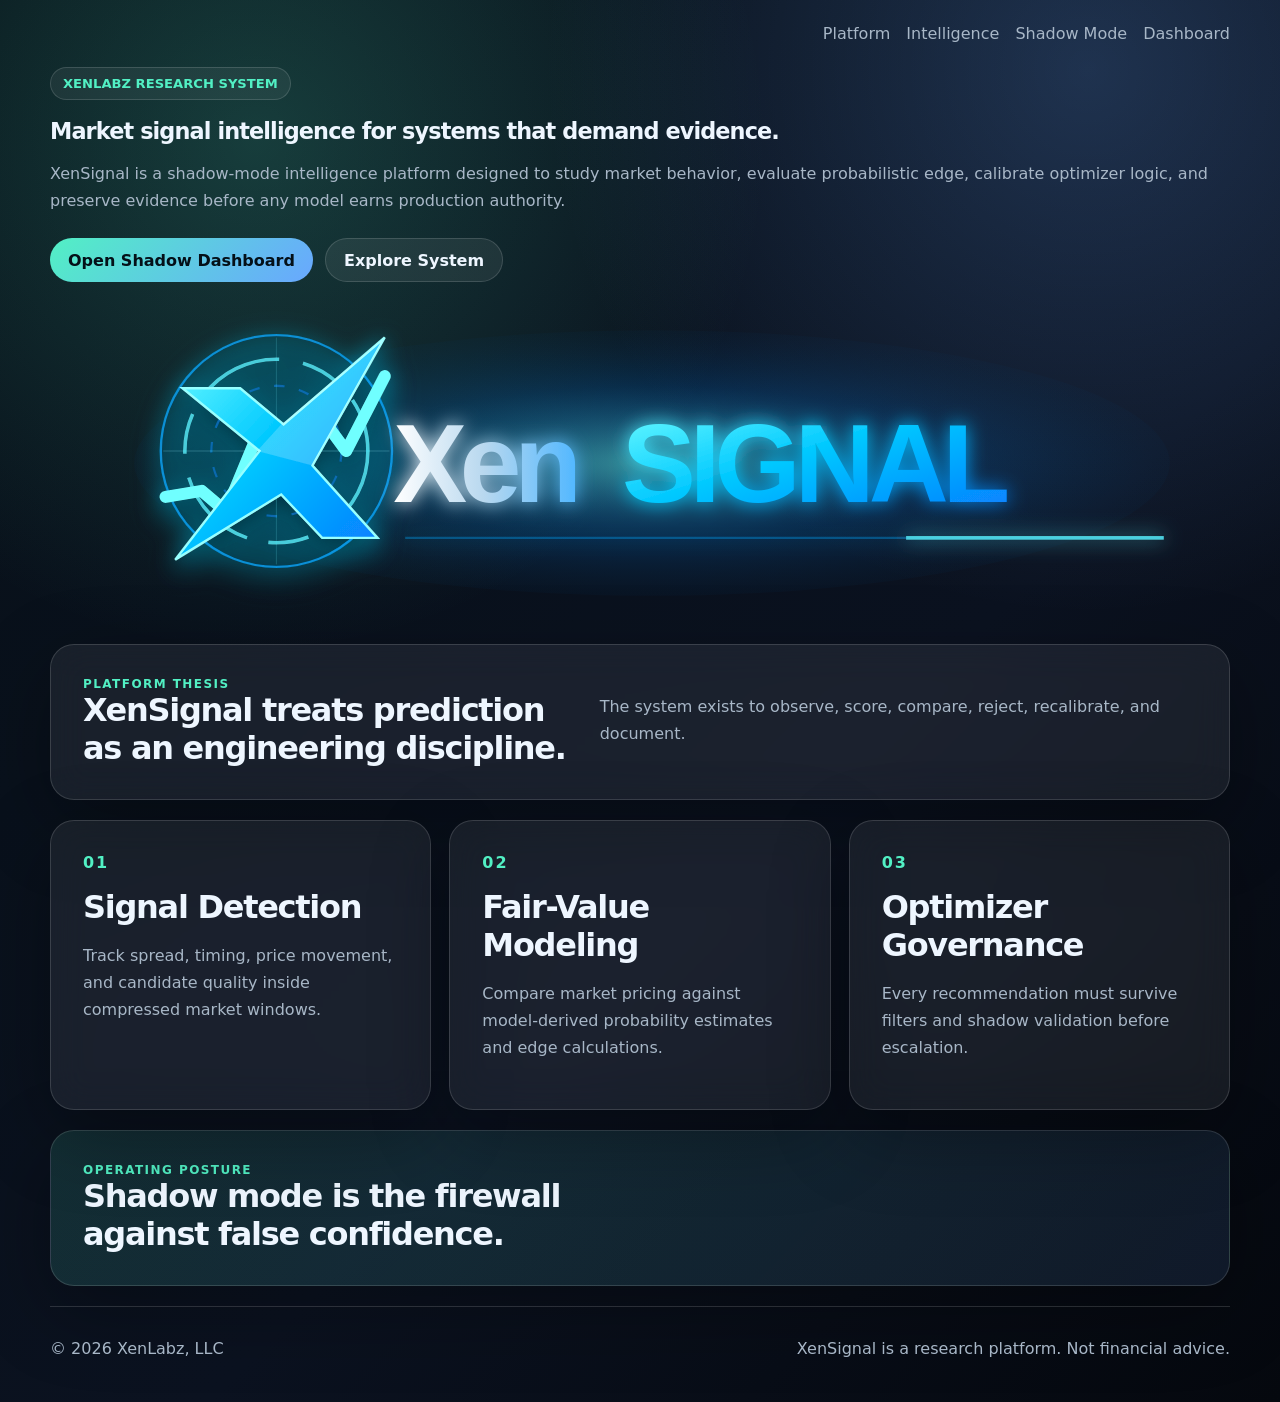
<file: public/index.html>
<!doctype html>
<html lang="en">
<head>
<meta charset="utf-8">
<meta name="viewport" content="width=device-width, initial-scale=1">
<title>XenSignal | Signal Intelligence by XenLabz</title>
<meta name="description" content="XenSignal is a market signal intelligence and shadow research platform built by XenLabz.">
<link rel="stylesheet" href="assets/style.css">
</head>
<body class="ultra">
<div class="grid-overlay"></div>
<header class="site-header cinematic-header">
<a class="brand" href="index.html"><img class="nav-logo" src="assets/xensignal-logo.svg" alt="XenSignal logo"></a>
<nav>
<a href="#platform">Platform</a>
<a href="#intelligence">Intelligence</a>
<a href="#shadow">Shadow Mode</a>
<a href="dashboard.html">Dashboard</a>
</nav>
</header>
<main>
<section class="mega-hero">
<div class="hero-left">
<div class="badge live-badge">XENLABZ RESEARCH SYSTEM</div>
<h1>Market signal intelligence for systems that demand evidence.</h1>
<p class="hero-text">XenSignal is a shadow-mode intelligence platform designed to study market behavior, evaluate probabilistic edge, calibrate optimizer logic, and preserve evidence before any model earns production authority.</p>
<div class="hero-actions">
<a class="button primary" href="dashboard.html">Open Shadow Dashboard</a>
<a class="button secondary" href="#platform">Explore System</a>
</div>
</div>
<div class="hero-right">
<div class="logo-frame"><img src="assets/xensignal-logo.svg" alt="XenSignal"></div>
</div>
</section>
<section id="platform" class="intro-panel logo-panel">
<div><div class="eyebrow">Platform Thesis</div><h3>XenSignal treats prediction as an engineering discipline.</h3></div>
<p>The system exists to observe, score, compare, reject, recalibrate, and document.</p>
</section>
<section id="intelligence" class="grid three">
<div class="panel"><span class="panel-number">01</span><h3>Signal Detection</h3><p>Track spread, timing, price movement, and candidate quality inside compressed market windows.</p></div>
<div class="panel"><span class="panel-number">02</span><h3>Fair-Value Modeling</h3><p>Compare market pricing against model-derived probability estimates and edge calculations.</p></div>
<div class="panel"><span class="panel-number">03</span><h3>Optimizer Governance</h3><p>Every recommendation must survive filters and shadow validation before escalation.</p></div>
</section>
<section id="shadow" class="feature-band">
<div><div class="eyebrow">Operating Posture</div><h3>Shadow mode is the firewall against false confidence.</h3></div>
</section>
</main>
<footer><span>© <span id="year"></span> XenLabz, LLC</span><span>XenSignal is a research platform. Not financial advice.</span></footer>
<script>document.getElementById('year').textContent=new Date().getFullYear()</script>
</body>
</html>
</file>
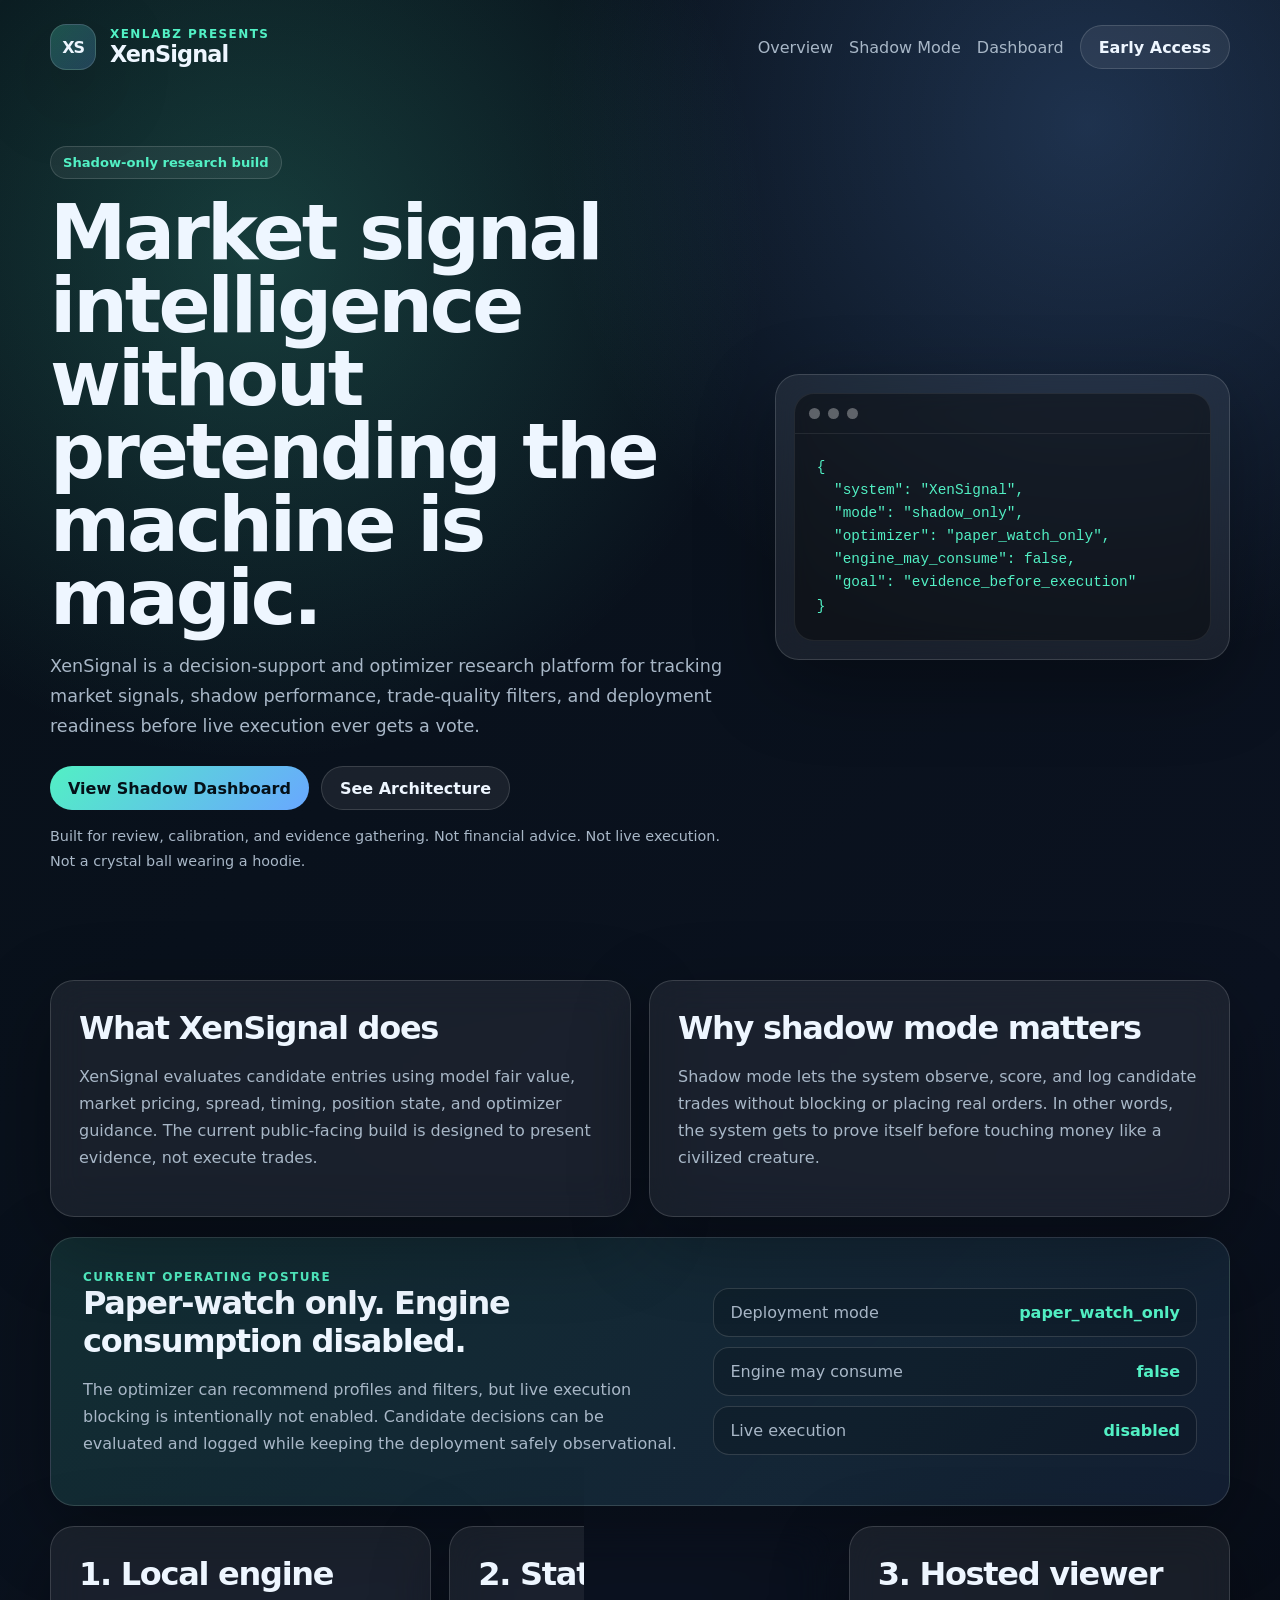
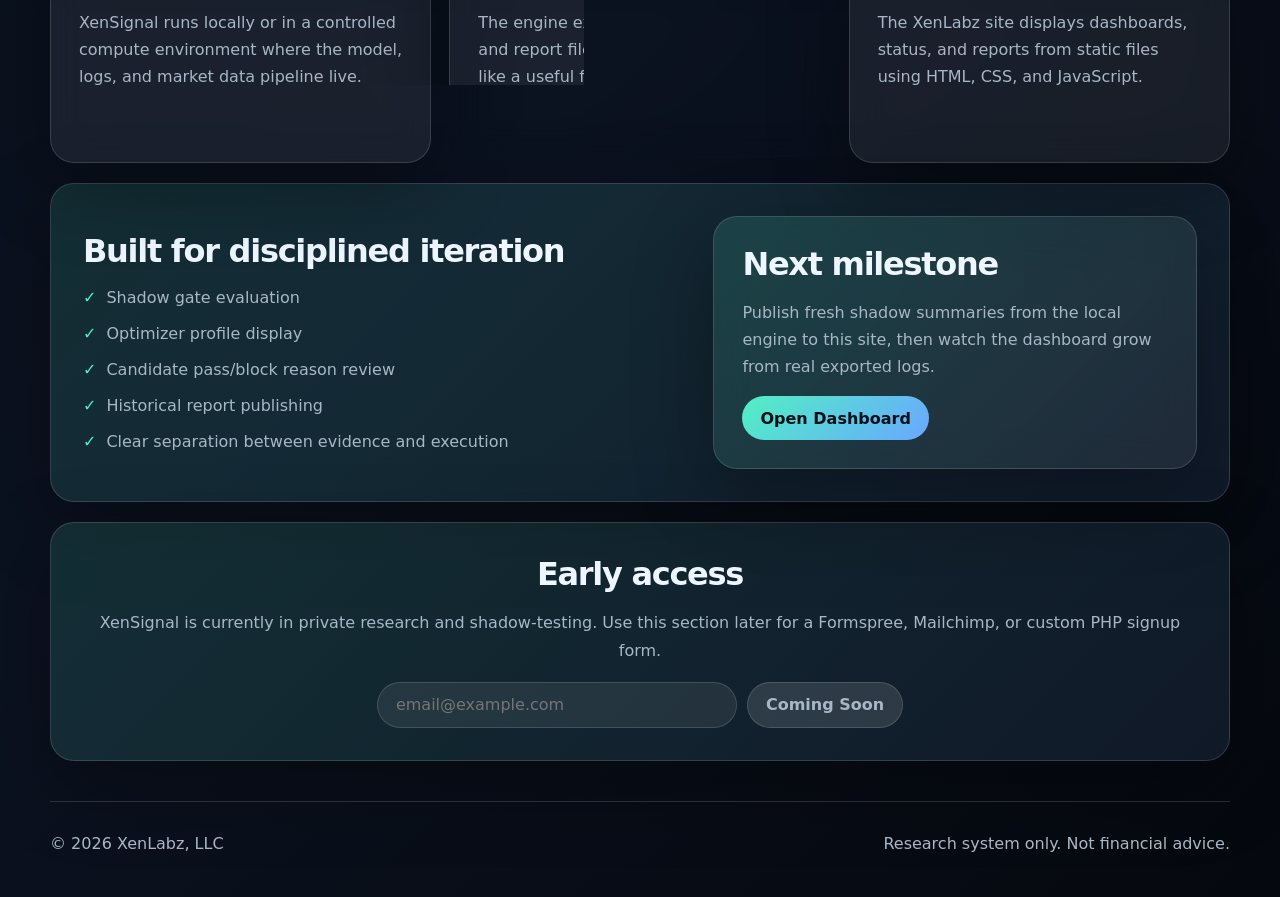
<file: xensignal_public_upload_flat/index.html>
<!doctype html>
<html lang="en">
<head>
  <meta charset="utf-8">
  <meta name="viewport" content="width=device-width, initial-scale=1">
  <title>XenSignal by XenLabz | Shadow-Mode Market Intelligence</title>
  <meta name="description" content="XenSignal is a shadow-mode market intelligence and decision-support system from XenLabz. Built for disciplined signal review, optimizer testing, and evidence-first trading research.">
  <meta property="og:title" content="XenSignal by XenLabz">
  <meta property="og:description" content="Shadow-mode market intelligence, optimizer review, and evidence-first trading research.">
  <meta property="og:type" content="website">
  <link rel="stylesheet" href="assets/style.css">
</head>
<body>
  <header class="site-header">
    <div class="brand">
      <div class="logo-mark">XS</div>
      <div>
        <div class="eyebrow">XenLabz presents</div>
        <h1>XenSignal</h1>
      </div>
    </div>
    <nav>
      <a href="#overview">Overview</a>
      <a href="#shadow">Shadow Mode</a>
      <a href="dashboard.html">Dashboard</a>
      <a class="button ghost" href="#early-access">Early Access</a>
    </nav>
  </header>

  <main>
    <section class="hero">
      <div class="hero-copy">
        <div class="badge">Shadow-only research build</div>
        <h2>Market signal intelligence without pretending the machine is magic.</h2>
        <p>
          XenSignal is a decision-support and optimizer research platform for tracking market signals,
          shadow performance, trade-quality filters, and deployment readiness before live execution ever gets a vote.
        </p>
        <div class="hero-actions">
          <a class="button primary" href="dashboard.html">View Shadow Dashboard</a>
          <a class="button secondary" href="#architecture">See Architecture</a>
        </div>
        <p class="microcopy">
          Built for review, calibration, and evidence gathering. Not financial advice. Not live execution. Not a crystal ball wearing a hoodie.
        </p>
      </div>

      <div class="hero-card">
        <div class="terminal">
          <div class="terminal-top">
            <span></span><span></span><span></span>
          </div>
          <pre><code>{
  "system": "XenSignal",
  "mode": "shadow_only",
  "optimizer": "paper_watch_only",
  "engine_may_consume": false,
  "goal": "evidence_before_execution"
}</code></pre>
        </div>
      </div>
    </section>

    <section id="overview" class="grid two">
      <div class="panel">
        <h3>What XenSignal does</h3>
        <p>
          XenSignal evaluates candidate entries using model fair value, market pricing, spread,
          timing, position state, and optimizer guidance. The current public-facing build is designed
          to present evidence, not execute trades.
        </p>
      </div>
      <div class="panel">
        <h3>Why shadow mode matters</h3>
        <p>
          Shadow mode lets the system observe, score, and log candidate trades without blocking or placing
          real orders. In other words, the system gets to prove itself before touching money like a civilized creature.
        </p>
      </div>
    </section>

    <section id="shadow" class="feature-band">
      <div>
        <div class="eyebrow">Current operating posture</div>
        <h3>Paper-watch only. Engine consumption disabled.</h3>
        <p>
          The optimizer can recommend profiles and filters, but live execution blocking is intentionally not enabled.
          Candidate decisions can be evaluated and logged while keeping the deployment safely observational.
        </p>
      </div>
      <div class="status-stack">
        <div class="status-row"><span>Deployment mode</span><strong>paper_watch_only</strong></div>
        <div class="status-row"><span>Engine may consume</span><strong>false</strong></div>
        <div class="status-row"><span>Live execution</span><strong>disabled</strong></div>
      </div>
    </section>

    <section id="architecture" class="grid three">
      <div class="panel">
        <h3>1. Local engine</h3>
        <p>XenSignal runs locally or in a controlled compute environment where the model, logs, and market data pipeline live.</p>
      </div>
      <div class="panel">
        <h3>2. Static exports</h3>
        <p>The engine exports JSON summaries and report files. cPanel hosts those files like a useful filing cabinet, not a pretend GPU cluster.</p>
      </div>
      <div class="panel">
        <h3>3. Hosted viewer</h3>
        <p>The XenLabz site displays dashboards, status, and reports from static files using HTML, CSS, and JavaScript.</p>
      </div>
    </section>

    <section class="split">
      <div>
        <h3>Built for disciplined iteration</h3>
        <ul class="checklist">
          <li>Shadow gate evaluation</li>
          <li>Optimizer profile display</li>
          <li>Candidate pass/block reason review</li>
          <li>Historical report publishing</li>
          <li>Clear separation between evidence and execution</li>
        </ul>
      </div>
      <div class="panel accent">
        <h3>Next milestone</h3>
        <p>
          Publish fresh shadow summaries from the local engine to this site, then watch the dashboard grow from real exported logs.
        </p>
        <a class="button primary" href="dashboard.html">Open Dashboard</a>
      </div>
    </section>

    <section id="early-access" class="early-access">
      <h3>Early access</h3>
      <p>
        XenSignal is currently in private research and shadow-testing. Use this section later for a Formspree,
        Mailchimp, or custom PHP signup form.
      </p>
      <form class="signup" action="#" method="post">
        <input type="email" placeholder="email@example.com" aria-label="Email address" disabled>
        <button type="button" disabled>Coming Soon</button>
      </form>
    </section>
  </main>

  <footer>
    <span>© <span id="year"></span> XenLabz, LLC</span>
    <span>Research system only. Not financial advice.</span>
  </footer>

  <script>
    document.getElementById("year").textContent = new Date().getFullYear();
  </script>
</body>
</html>
</file>
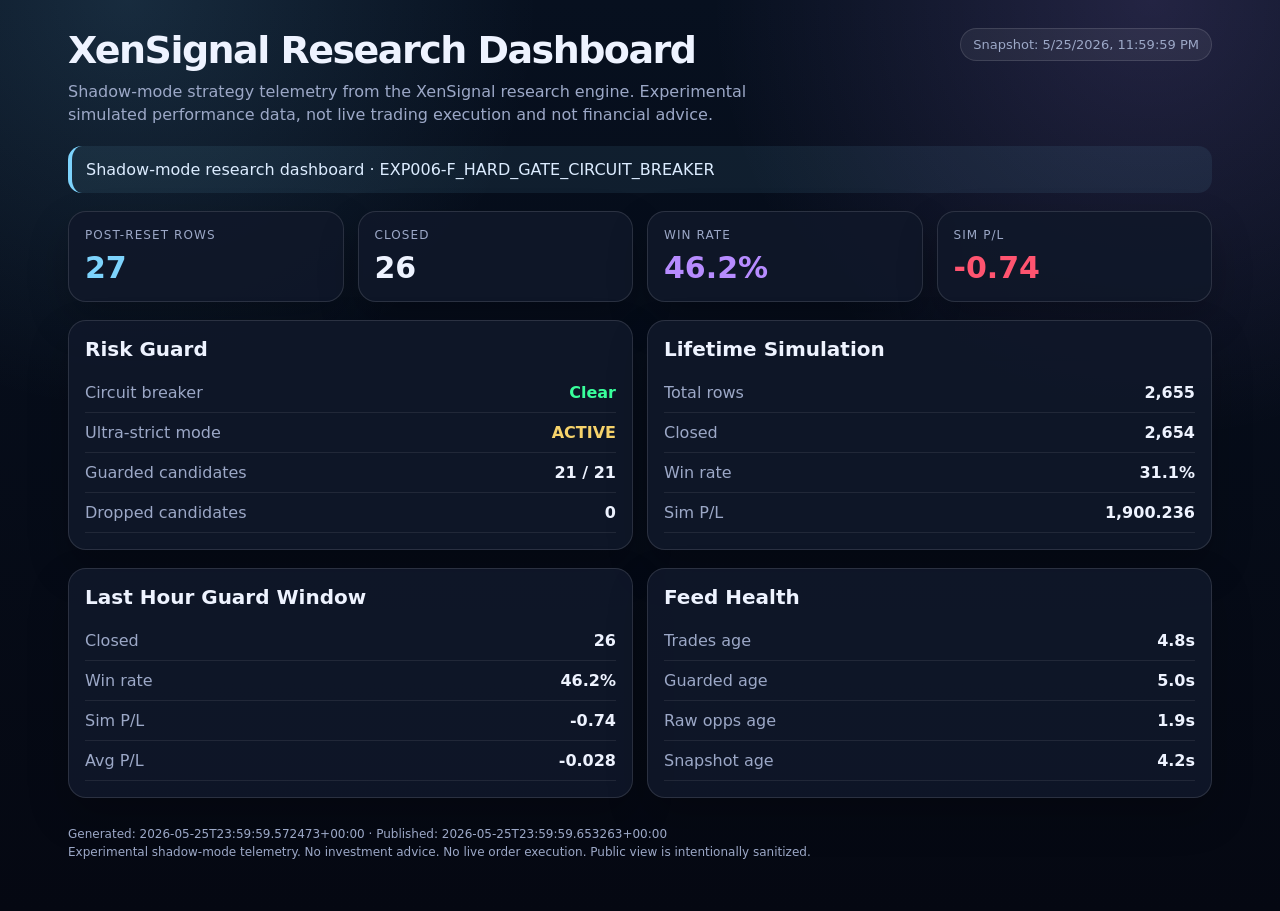
<file: dashboard.html>
<!doctype html>
<html lang="en">
<head>
<meta charset="utf-8">
<title>XenSignal Research Dashboard</title>
<meta name="viewport" content="width=device-width, initial-scale=1">
<style>
:root{--bg:#050812;--panel:#10182a;--line:rgba(255,255,255,.12);--text:#eef3ff;--muted:#9ca8c7;--green:#39ff9c;--red:#ff5470;--blue:#7dd3fc;--yellow:#f7d36b;--purple:#b78cff}
*{box-sizing:border-box}
body{margin:0;background:radial-gradient(circle at 10% 0%,rgba(125,211,252,.14),transparent 28%),radial-gradient(circle at 90% 0%,rgba(183,140,255,.16),transparent 30%),linear-gradient(180deg,#07101f,#050812);color:var(--text);font-family:Segoe UI,system-ui,Arial,sans-serif}
.wrap{max-width:1180px;margin:0 auto;padding:28px 18px 50px}
.hero{display:flex;justify-content:space-between;gap:18px;align-items:flex-start;margin-bottom:20px}
h1{font-size:38px;margin:0;letter-spacing:-.04em}.sub{color:var(--muted);max-width:760px;line-height:1.45;margin-top:8px}
.badge{border:1px solid var(--line);background:rgba(255,255,255,.06);padding:8px 12px;border-radius:999px;color:var(--muted);white-space:nowrap;font-size:13px}
.grid{display:grid;grid-template-columns:repeat(4,minmax(0,1fr));gap:14px;margin:18px 0}
.card{background:rgba(16,24,42,.9);border:1px solid var(--line);border-radius:18px;padding:16px;box-shadow:0 18px 40px rgba(0,0,0,.22)}
.label{font-size:12px;text-transform:uppercase;letter-spacing:.09em;color:var(--muted)}.value{font-size:30px;font-weight:850;margin-top:8px}
.good{color:var(--green)}.bad{color:var(--red)}.blue{color:var(--blue)}.purple{color:var(--purple)}.yellow{color:var(--yellow)}
.section{margin-top:18px}h2{font-size:20px;margin:0 0 12px}.two{display:grid;grid-template-columns:1fr 1fr;gap:14px}
.statusline{display:flex;justify-content:space-between;border-bottom:1px solid rgba(255,255,255,.08);padding:10px 0;gap:12px}.statusline span:first-child{color:var(--muted)}
.notice{border-left:4px solid var(--blue);padding:14px;background:rgba(125,211,252,.08);border-radius:14px;color:#dcecff}
.footer{margin-top:28px;color:var(--muted);font-size:12px;line-height:1.45}
@media(max-width:850px){.grid{grid-template-columns:repeat(2,1fr)}.two{grid-template-columns:1fr}.hero{flex-direction:column}h1{font-size:32px}}
</style>
</head>
<body>
<div class="wrap">
  <div class="hero">
    <div>
      <h1>XenSignal Research Dashboard</h1>
      <div class="sub">Shadow-mode strategy telemetry from the XenSignal research engine. Experimental simulated performance data, not live trading execution and not financial advice.</div>
    </div>
    <div class="badge" id="freshness">Loading...</div>
  </div>

  <div class="notice" id="notice">Loading dashboard snapshot...</div>

  <div class="grid">
    <div class="card"><div class="label">Post-reset rows</div><div class="value blue" id="vRows">-</div></div>
    <div class="card"><div class="label">Closed</div><div class="value" id="vClosed">-</div></div>
    <div class="card"><div class="label">Win rate</div><div class="value purple" id="vWinRate">-</div></div>
    <div class="card"><div class="label">Sim P/L</div><div class="value" id="vPnl">-</div></div>
  </div>

  <div class="two section">
    <div class="card">
      <h2>Risk Guard</h2>
      <div class="statusline"><span>Circuit breaker</span><b id="circuit">-</b></div>
      <div class="statusline"><span>Ultra-strict mode</span><b id="ultra">-</b></div>
      <div class="statusline"><span>Guarded candidates</span><b id="guarded">-</b></div>
      <div class="statusline"><span>Dropped candidates</span><b id="dropped">-</b></div>
    </div>
    <div class="card">
      <h2>Lifetime Simulation</h2>
      <div class="statusline"><span>Total rows</span><b id="lRows">-</b></div>
      <div class="statusline"><span>Closed</span><b id="lClosed">-</b></div>
      <div class="statusline"><span>Win rate</span><b id="lWinRate">-</b></div>
      <div class="statusline"><span>Sim P/L</span><b id="lPnl">-</b></div>
    </div>
  </div>

  <div class="two section">
    <div class="card">
      <h2>Last Hour Guard Window</h2>
      <div class="statusline"><span>Closed</span><b id="hClosed">-</b></div>
      <div class="statusline"><span>Win rate</span><b id="hWinRate">-</b></div>
      <div class="statusline"><span>Sim P/L</span><b id="hPnl">-</b></div>
      <div class="statusline"><span>Avg P/L</span><b id="hAvg">-</b></div>
    </div>
    <div class="card">
      <h2>Feed Health</h2>
      <div class="statusline"><span>Trades age</span><b id="ageTrades">-</b></div>
      <div class="statusline"><span>Guarded age</span><b id="ageGuarded">-</b></div>
      <div class="statusline"><span>Raw opps age</span><b id="ageRaw">-</b></div>
      <div class="statusline"><span>Snapshot age</span><b id="ageSnap">-</b></div>
    </div>
  </div>

  <div class="footer">
    <div id="updated">Last updated: -</div>
    <div>Experimental shadow-mode telemetry. No investment advice. No live order execution. Public view is intentionally sanitized.</div>
  </div>
</div>

<script>
function fmt(n){ if(n===null||n===undefined||Number.isNaN(Number(n))) return "n/a"; return Number(n).toLocaleString(undefined,{maximumFractionDigits:3});}
function pct(n){ if(n===null||n===undefined||Number.isNaN(Number(n))) return "n/a"; return (Number(n)*100).toFixed(1)+"%";}
function money(n){ if(n===null||n===undefined||Number.isNaN(Number(n))) return "n/a"; return Number(n).toLocaleString(undefined,{maximumFractionDigits:3});}
function age(n){ if(n===null||n===undefined||Number.isNaN(Number(n))) return "n/a"; n=Number(n); if(n<60)return n.toFixed(1)+"s"; if(n<3600)return (n/60).toFixed(1)+"m"; return (n/3600).toFixed(1)+"h";}
function set(id,val){document.getElementById(id).textContent=val;}
function clsMoney(id,val){const el=document.getElementById(id);el.textContent=money(val);el.className="value "+(Number(val)>=0?"good":"bad");}
async function load(){
  const r=await fetch("xensignal_status.json?ts="+Date.now(),{cache:"no-store"});
  const p=await r.json();

  set("freshness","Snapshot: "+new Date(p.published_at_utc).toLocaleString());
  set("notice",p.mode+" · "+p.experiment);

  set("vRows",fmt(p.visual.rows)); set("vClosed",fmt(p.visual.closed)); set("vWinRate",pct(p.visual.win_rate)); clsMoney("vPnl",p.visual.pnl);

  set("circuit",p.guard.circuit_active?"ACTIVE":"Clear"); document.getElementById("circuit").className=p.guard.circuit_active?"bad":"good";
  set("ultra",p.guard.ultra_strict?"ACTIVE":"Clear"); document.getElementById("ultra").className=p.guard.ultra_strict?"yellow":"good";
  set("guarded",fmt(p.guard.guarded_after)+" / "+fmt(p.guard.guarded_before)); set("dropped",fmt(p.guard.dropped));

  set("lRows",fmt(p.lifetime.rows)); set("lClosed",fmt(p.lifetime.closed)); set("lWinRate",pct(p.lifetime.win_rate)); set("lPnl",money(p.lifetime.pnl));

  set("hClosed",fmt(p.guard.one_hour.closed)); set("hWinRate",pct(p.guard.one_hour.win_rate)); set("hPnl",money(p.guard.one_hour.pnl)); set("hAvg",money(p.guard.one_hour.avg_pnl));

  set("ageTrades",age(p.health.trades_age_seconds)); set("ageGuarded",age(p.health.guarded_age_seconds)); set("ageRaw",age(p.health.raw_opps_age_seconds)); set("ageSnap",age(p.health.snapshots_age_seconds));

  set("updated","Generated: "+p.generated_at_utc+" · Published: "+p.published_at_utc);
}
load().catch(e => { document.getElementById("notice").textContent = "Dashboard snapshot unavailable: " + e.message; });
setInterval(load,60000);
</script>
</body>
</html>
</file>
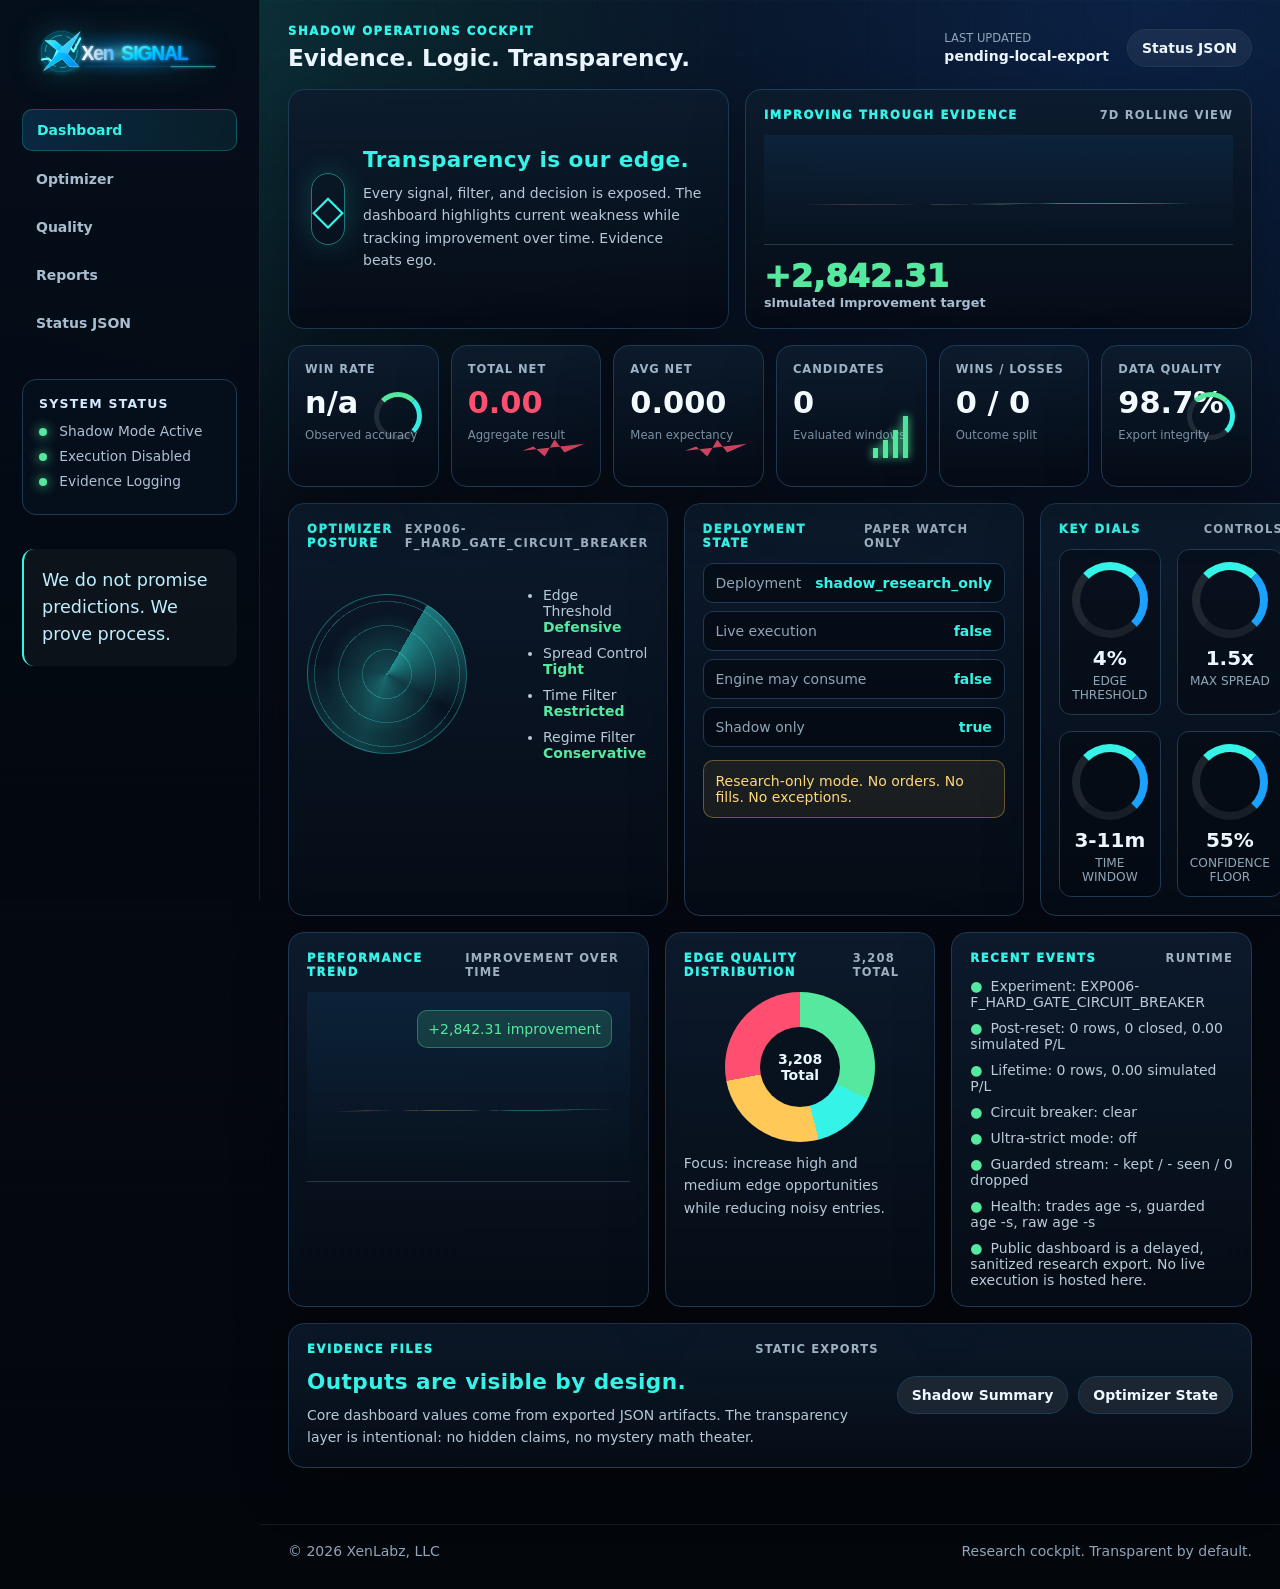
<file: public/dashboard.html>
<!doctype html>
<html lang="en">
<head>
<meta charset="utf-8">
<meta name="viewport" content="width=device-width, initial-scale=1">
<title>XenSignal Shadow Cockpit</title>
<meta name="robots" content="noindex,nofollow">
<style>
:root{--bg:#050913;--panel:#0b1422;--panel2:#0e1b2c;--line:#1f3a54;--text:#edf7ff;--muted:#8fa5b8;--cyan:#35f3e7;--blue:#1da1ff;--green:#55e99f;--red:#ff4f70;--amber:#ffc857;--r:16px}*{box-sizing:border-box}html{scroll-behavior:smooth}body{margin:0;min-height:100vh;background:radial-gradient(circle at 15% 0%,rgba(40,220,210,.16),transparent 34rem),radial-gradient(circle at 90% 0%,rgba(30,110,255,.18),transparent 42rem),linear-gradient(180deg,#07111d 0%,#050913 48%,#03060b 100%);color:var(--text);font-family:Inter,ui-sans-serif,system-ui,Segoe UI,sans-serif;font-size:14px}a{color:inherit;text-decoration:none}.cockpit-bg{position:fixed;inset:0;pointer-events:none;background-image:linear-gradient(rgba(53,243,231,.045) 1px,transparent 1px),linear-gradient(90deg,rgba(53,243,231,.035) 1px,transparent 1px);background-size:54px 54px;mask-image:linear-gradient(to bottom,black,transparent 70%);opacity:.55}.sidebar{position:fixed;left:0;top:0;bottom:0;width:260px;padding:22px;border-right:1px solid rgba(255,255,255,.08);background:linear-gradient(180deg,rgba(5,14,26,.96),rgba(3,8,15,.96));z-index:2}.side-logo img{width:205px;display:block;margin:0 0 28px;filter:drop-shadow(0 0 16px rgba(53,243,231,.25))}.side-nav{display:grid;gap:8px}.side-nav a{padding:12px 14px;border-radius:10px;color:#a9bdd0;font-weight:750}.side-nav a.active,.side-nav a:hover{background:linear-gradient(90deg,rgba(29,161,255,.18),rgba(53,243,231,.08));color:var(--cyan);border:1px solid rgba(53,243,231,.22)}.side-status{margin-top:36px;padding:16px;border:1px solid var(--line);border-radius:14px;background:rgba(6,16,29,.8)}.side-status h4{margin:0 0 12px;text-transform:uppercase;letter-spacing:.1em;color:#d6eaff;font-size:.78rem}.side-status p{margin:9px 0;color:#adc1d3;font-size:.86rem}.side-status span{display:inline-block;width:8px;height:8px;border-radius:50%;background:var(--green);box-shadow:0 0 12px var(--green);margin-right:8px}blockquote{margin:34px 0 0;padding:18px;border-left:2px solid var(--cyan);color:#bdefff;font-size:1.1rem;line-height:1.55;background:rgba(255,255,255,.035);border-radius:12px}.cockpit-main{margin-left:260px;padding:24px 28px 40px;position:relative;z-index:1}.cockpit-header{display:flex;align-items:center;justify-content:space-between;gap:20px;margin-bottom:18px}.console-kicker,.card-head span{color:var(--cyan);font-size:.72rem;letter-spacing:.14em;text-transform:uppercase;font-weight:950}.cockpit-header h1{margin:6px 0 0;font-size:1.45rem}.header-right{display:flex;align-items:center;gap:18px}.header-right span{display:block;color:var(--muted);text-transform:uppercase;font-size:.72rem}.header-right strong{display:block;margin-top:3px}.button{display:inline-flex;align-items:center;justify-content:center;min-height:38px;padding:0 14px;border-radius:999px;border:1px solid var(--line);font-weight:850;background:rgba(255,255,255,.06)}.transparency-row{display:grid;grid-template-columns:1fr 1.15fr;gap:16px;margin-bottom:16px}.truth-card,.improvement-card,.console-card,.metric-tile{background:linear-gradient(180deg,rgba(13,28,46,.92),rgba(5,12,22,.96));border:1px solid var(--line);border-radius:var(--r);box-shadow:0 18px 55px rgba(0,0,0,.28)}.truth-card{display:flex;gap:18px;align-items:center;padding:22px}.shield-icon{width:72px;height:72px;border:1px solid rgba(53,243,231,.45);border-radius:18px;display:grid;place-items:center;font-size:2.6rem;color:var(--cyan);box-shadow:0 0 28px rgba(53,243,231,.18)}h2,h3,p{margin-top:0}.truth-card h2,.report-card h2{margin:0 0 10px;font-size:1.35rem;color:var(--cyan);letter-spacing:.02em}.truth-card p,.report-card p,.quality-card p{color:#b6c8d8;line-height:1.6;margin:0}.improvement-card{padding:18px}.card-head{display:flex;align-items:center;justify-content:space-between;gap:12px;margin-bottom:13px}.card-head b{color:#9eb1c2;text-transform:uppercase;letter-spacing:.1em;font-size:.72rem}.fake-chart,.line-chart{height:110px;border-bottom:1px solid rgba(255,255,255,.12);background:linear-gradient(180deg,rgba(29,161,255,.08),transparent);position:relative;overflow:hidden}.fake-chart:before,.line-chart:before{content:"";position:absolute;left:8%;right:4%;top:62%;height:3px;background:linear-gradient(90deg,var(--red),var(--amber),var(--cyan),var(--green));clip-path:polygon(0 70%,12% 55%,22% 65%,34% 45%,48% 52%,62% 28%,78% 35%,100% 8%);box-shadow:0 0 14px rgba(53,243,231,.5)}.improvement-number{margin-top:12px;color:var(--green);font-size:2rem;font-weight:950}.improvement-number small{display:block;color:#a9bdd0;font-size:.8rem;font-weight:700}.cockpit-metrics{display:grid;grid-template-columns:repeat(6,minmax(0,1fr));gap:12px;margin-bottom:16px}.metric-tile{min-height:142px;padding:16px;position:relative;overflow:hidden}.metric-tile span{display:block;color:#9db3c7;text-transform:uppercase;letter-spacing:.08em;font-size:.72rem;font-weight:900}.metric-tile strong{display:block;margin-top:12px;font-size:1.9rem;line-height:1;color:#f3fbff}.metric-tile small{display:block;margin-top:10px;color:#7990a3}.danger-tile strong{color:var(--red)}.mini-dial,.gauge{width:48px;height:48px;border-radius:50%;border:5px solid rgba(255,255,255,.1);border-top-color:var(--green);border-right-color:var(--cyan);position:absolute;right:16px;top:46px}.spark{position:absolute;right:16px;bottom:24px;width:62px;height:28px;border-bottom:2px solid var(--red);clip-path:polygon(0 60%,18% 45%,36% 80%,52% 20%,68% 66%,100% 35%);background:var(--red);opacity:.8}.bars{position:absolute;right:18px;bottom:28px;display:flex;gap:5px;align-items:end}.bars i{display:block;width:5px;background:var(--green);box-shadow:0 0 8px var(--green)}.bars i:nth-child(1){height:10px}.bars i:nth-child(2){height:18px}.bars i:nth-child(3){height:28px}.bars i:nth-child(4){height:42px}.cockpit-grid{display:grid;grid-template-columns:1.2fr .9fr 1.4fr;gap:16px;margin-bottom:16px}.console-card{padding:18px}.radar-card{display:grid;grid-template-columns:180px 1fr;gap:16px;align-items:center}.radar-shape{width:160px;height:160px;border-radius:50%;background:radial-gradient(circle,rgba(53,243,231,.25),transparent 55%),repeating-radial-gradient(circle,rgba(53,243,231,.24) 0 1px,transparent 1px 24px),conic-gradient(from 30deg,rgba(53,243,231,.45),transparent 25%,rgba(53,243,231,.2),transparent 70%);border:1px solid rgba(53,243,231,.35)}.radar-card li{margin:10px 0;color:#b8cad9}.radar-card b{color:var(--green)}.status-row{display:flex;justify-content:space-between;gap:14px;padding:11px 12px;margin-bottom:8px;border:1px solid var(--line);border-radius:10px;background:rgba(3,8,15,.62)}.status-row span{color:var(--muted)}.status-row strong{color:var(--cyan)}.warning-strip{margin-top:13px;padding:12px;border-radius:10px;border:1px solid rgba(255,200,87,.35);background:rgba(255,200,87,.08);color:#ffd77a}.dial-grid{display:grid;grid-template-columns:repeat(2,1fr);gap:16px;text-align:center}.dial-grid>div{padding:12px;background:rgba(3,8,15,.45);border:1px solid var(--line);border-radius:12px}.dial-grid .gauge{position:relative;right:auto;top:auto;margin:0 auto 8px;width:76px;height:76px;border-width:8px;border-top-color:var(--cyan);border-right-color:var(--blue);border-bottom-color:rgba(255,255,255,.08)}.dial-grid b{font-size:1.25rem}.dial-grid span{display:block;color:var(--muted);font-size:.76rem;text-transform:uppercase;margin-top:4px}.lower-grid{display:grid;grid-template-columns:1.2fr .9fr 1fr;gap:16px;margin-bottom:16px}.line-chart{height:190px}.line-chart span{position:absolute;right:18px;top:18px;background:rgba(85,233,159,.15);border:1px solid rgba(85,233,159,.35);border-radius:10px;padding:10px;color:var(--green)}.line-chart span:before{content:'+2,842.31 improvement'}.donut{width:150px;height:150px;border-radius:50%;margin:10px auto;background:conic-gradient(var(--green) 0 32%,var(--cyan) 32% 46%,var(--amber) 46% 72%,var(--red) 72% 100%);position:relative}.donut:after{content:'3,208 Total';position:absolute;inset:35px;border-radius:50%;background:#08111e;display:grid;place-items:center;text-align:center;color:#eaf7ff;font-weight:900}.event-list{list-style:none;padding:0;margin:0;display:grid;gap:10px}.event-list li{color:#b9cad8}.event-list li:before{content:'●';color:var(--green);margin-right:8px}.report-card{display:grid;grid-template-columns:1fr auto;gap:18px;align-items:center;margin-bottom:16px}.report-links{display:flex;gap:10px;flex-wrap:wrap}.secondary{background:rgba(255,255,255,.08)}.cockpit-footer{margin-left:260px;padding:18px 28px 30px;color:var(--muted);display:flex;justify-content:space-between;border-top:1px solid rgba(255,255,255,.08)}em{font-style:normal}@media(max-width:1150px){.sidebar{position:relative;width:auto;display:block}.cockpit-main,.cockpit-footer{margin-left:0}.cockpit-metrics,.cockpit-grid,.lower-grid,.transparency-row{grid-template-columns:1fr 1fr}.dials-card,.report-card{grid-column:1/-1}}@media(max-width:760px){.cockpit-metrics,.cockpit-grid,.lower-grid,.transparency-row,.cockpit-header,.report-card{grid-template-columns:1fr;display:grid}.header-right{display:block}.cockpit-main{padding:18px}.radar-card{grid-template-columns:1fr}.side-logo img{width:180px}}
</style>
</head>
<body class="dashboard-body cockpit-body">
<div class="cockpit-bg"></div>
<aside class="sidebar">
<a class="side-logo" href="index.html"><img src="assets/xensignal-logo.svg" alt="XenSignal"></a>
<nav class="side-nav">
<a class="active" href="dashboard.html">Dashboard</a>
<a href="#optimizer">Optimizer</a>
<a href="#quality">Quality</a>
<a href="#reports">Reports</a>
<a href="reports/latest-shadow-summary.json">Raw JSON</a>
</nav>
<div class="side-status"><h4>System Status</h4><p><span></span> Shadow Mode Active</p><p><span></span> Execution Disabled</p><p><span></span> Evidence Logging</p></div>
<blockquote>We do not promise predictions. We prove process.</blockquote>
</aside>
<main class="cockpit-main">
<header class="cockpit-header"><div><div class="console-kicker">SHADOW OPERATIONS COCKPIT</div><h1>Evidence. Logic. Transparency.</h1></div><div class="header-right"><div><span>Last updated</span><strong id="loadedAt">Loading...</strong></div><a class="button ghost" href="reports/latest-shadow-summary.json">Raw JSON</a></div></header>
<section class="transparency-row"><div class="truth-card"><div class="shield-icon">◇</div><div><h2>Transparency is our edge.</h2><p>Every signal, filter, and decision is exposed. The dashboard highlights current weakness while tracking improvement over time. Evidence beats ego.</p></div></div><div class="improvement-card"><div class="card-head"><span>Improving Through Evidence</span><b>7D rolling view</b></div><div class="fake-chart"></div><div class="improvement-number">+2,842.31 <small>simulated improvement target</small></div></div></section>
<section class="cockpit-metrics"><div class="metric-tile dial-tile"><span>Win Rate</span><strong id="metricWinRate">-</strong><div class="mini-dial good"></div><small>Observed accuracy</small></div><div class="metric-tile danger-tile"><span>Total Net</span><strong id="metricTotalNet">-</strong><div class="spark red"></div><small>Aggregate result</small></div><div class="metric-tile"><span>Avg Net</span><strong id="metricAvgNet">-</strong><div class="spark red soft"></div><small>Mean expectancy</small></div><div class="metric-tile"><span>Candidates</span><strong id="metricN">-</strong><div class="bars"><i></i><i></i><i></i><i></i></div><small>Evaluated windows</small></div><div class="metric-tile"><span>Wins / Losses</span><strong><em id="metricWins">-</em> / <em id="metricLosses">-</em></strong><small>Outcome split</small></div><div class="metric-tile"><span>Data Quality</span><strong>98.7%</strong><div class="mini-dial good"></div><small>Export integrity</small></div></section>
<section id="optimizer" class="cockpit-grid"><div class="console-card posture-card"><div class="card-head"><span>Optimizer Posture</span><b id="profile">Restricted</b></div><div class="radar-card"><div class="radar-shape"></div><ul><li>Edge Threshold <b>Defensive</b></li><li>Spread Control <b>Tight</b></li><li>Time Filter <b>Restricted</b></li><li>Regime Filter <b>Conservative</b></li></ul></div></div><div class="console-card deployment-card"><div class="card-head"><span>Deployment State</span><b>Paper Watch Only</b></div><div class="status-stack compact-stack"><div class="status-row"><span>Deployment</span><strong id="deploymentMode">-</strong></div><div class="status-row"><span>Live execution</span><strong>false</strong></div><div class="status-row"><span>Engine may consume</span><strong id="engineMayConsume">-</strong></div><div class="status-row"><span>Shadow only</span><strong id="shadowOnly">-</strong></div></div><div class="warning-strip">Research-only mode. No orders. No fills. No exceptions.</div></div><div class="console-card dials-card"><div class="card-head"><span>Key Dials</span><b>Controls</b></div><div class="dial-grid"><div><div class="gauge"></div><b>4%</b><span>Edge Threshold</span></div><div><div class="gauge"></div><b>1.5x</b><span>Max Spread</span></div><div><div class="gauge"></div><b>3-11m</b><span>Time Window</span></div><div><div class="gauge"></div><b>55%</b><span>Confidence Floor</span></div></div></div></section>
<section id="quality" class="lower-grid"><div class="console-card trend-card"><div class="card-head"><span>Performance Trend</span><b>Improvement over time</b></div><div class="line-chart"><span></span></div></div><div class="console-card quality-card"><div class="card-head"><span>Edge Quality Distribution</span><b>3,208 total</b></div><div class="donut"></div><p>Focus: increase high and medium edge opportunities while reducing noisy entries.</p></div><div class="console-card events-card"><div class="card-head"><span>Recent Events</span><b>Runtime</b></div><ul id="notes" class="event-list"></ul></div></section>
<section id="reports" class="console-card report-card"><div><div class="card-head"><span>Evidence Files</span><b>Static exports</b></div><h2>Outputs are visible by design.</h2><p>Core dashboard values come from exported JSON artifacts. The transparency layer is intentional: no hidden claims, no mystery math theater.</p></div><div class="report-links"><a class="button secondary" href="reports/latest-shadow-summary.json">Shadow Summary</a><a class="button secondary" href="reports/latest-optimizer-state.json">Optimizer State</a></div></section>
</main>
<footer class="cockpit-footer"><span>© <span id="year"></span> XenLabz, LLC</span><span>Research cockpit. Transparent by default.</span></footer>
<script src="assets/dashboard.js"></script>
</body>
</html>
</file>
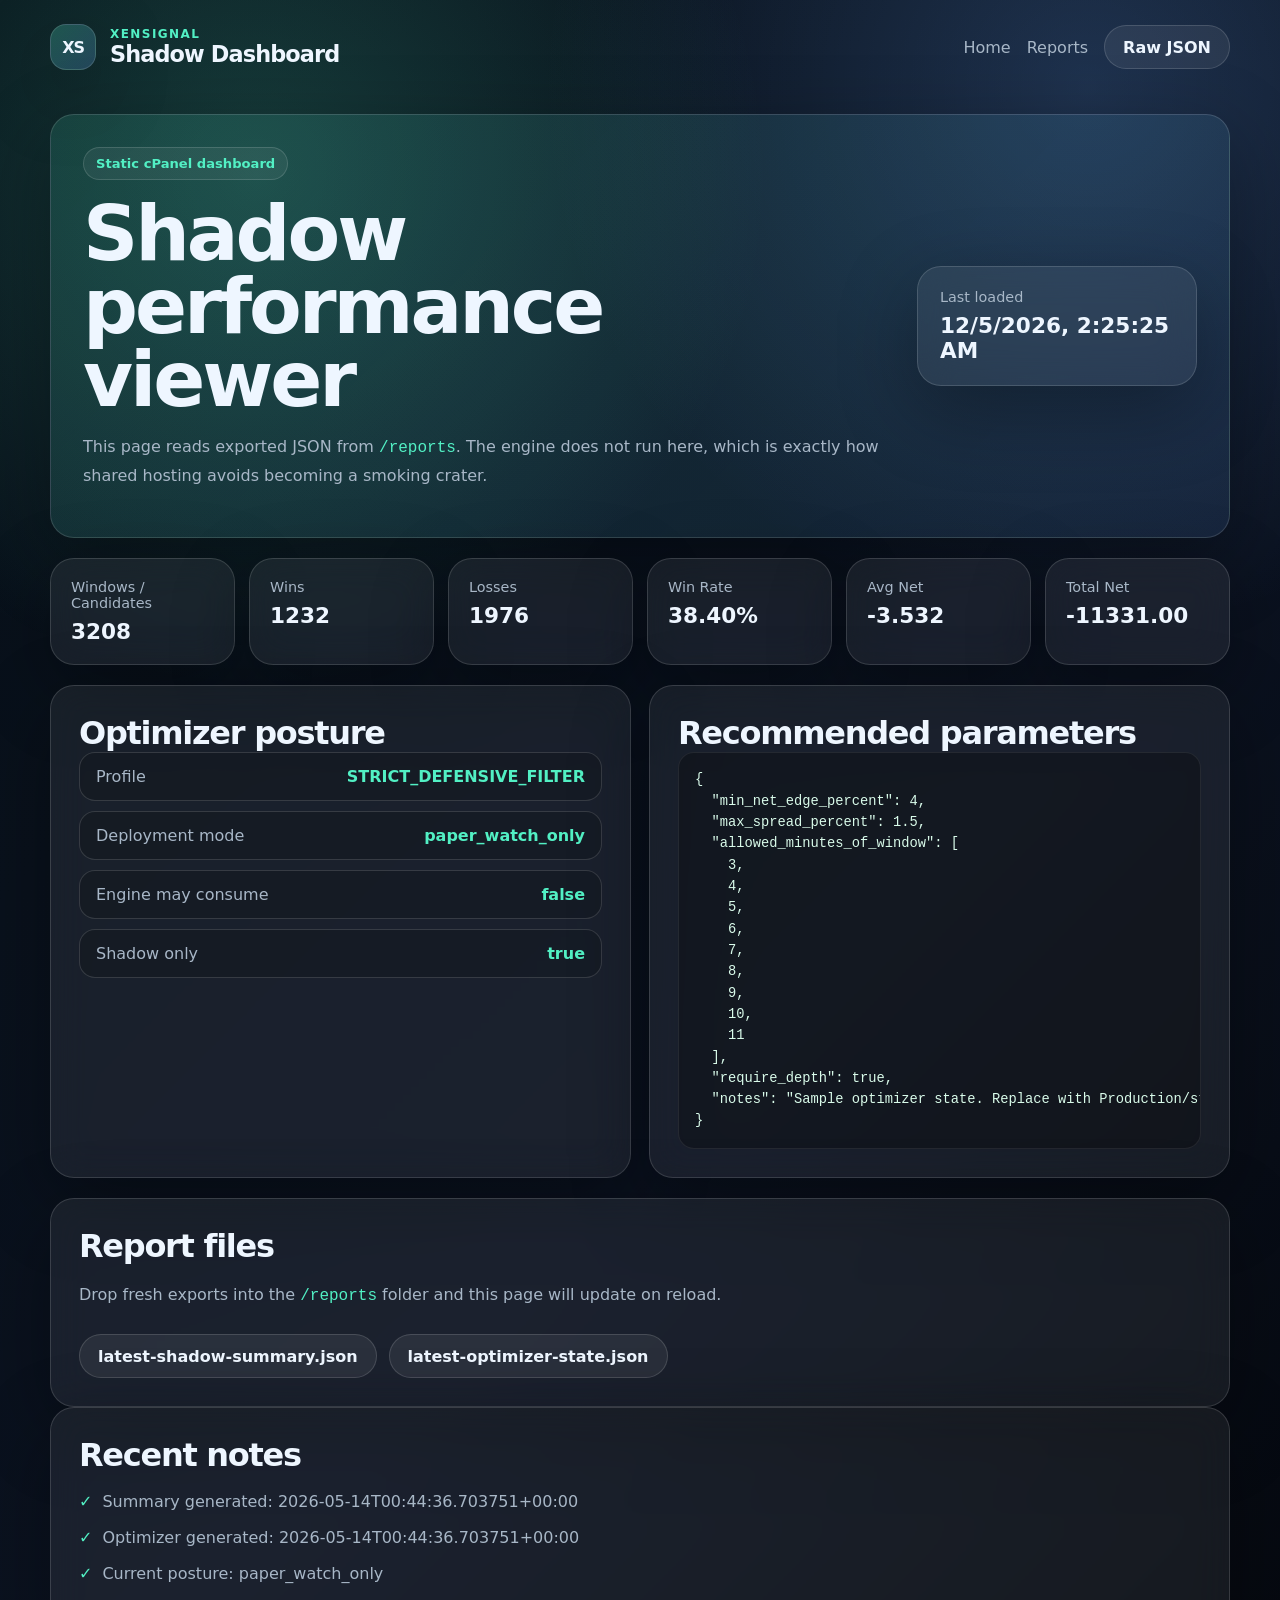
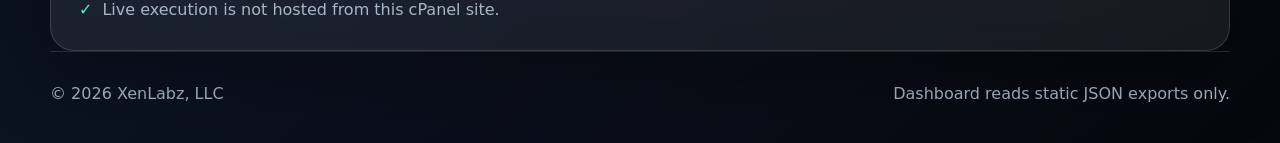
<file: xensignal_public_upload_flat/dashboard.html>
<!doctype html>
<html lang="en">
<head>
  <meta charset="utf-8">
  <meta name="viewport" content="width=device-width, initial-scale=1">
  <title>XenSignal Shadow Dashboard</title>
  <meta name="robots" content="noindex,nofollow">
  <link rel="stylesheet" href="assets/style.css">
</head>
<body>
  <header class="site-header">
    <div class="brand">
      <div class="logo-mark">XS</div>
      <div>
        <div class="eyebrow">XenSignal</div>
        <h1>Shadow Dashboard</h1>
      </div>
    </div>
    <nav>
      <a href="index.html">Home</a>
      <a href="#reports">Reports</a>
      <a class="button ghost" href="reports/latest-shadow-summary.json">Raw JSON</a>
    </nav>
  </header>

  <main>
    <section class="dashboard-hero">
      <div>
        <div class="badge">Static cPanel dashboard</div>
        <h2>Shadow performance viewer</h2>
        <p>
          This page reads exported JSON from <code>/reports</code>. The engine does not run here,
          which is exactly how shared hosting avoids becoming a smoking crater.
        </p>
      </div>
      <div class="refresh-card">
        <span>Last loaded</span>
        <strong id="loadedAt">Loading...</strong>
      </div>
    </section>

    <section class="metrics" id="metrics">
      <div class="metric-card">
        <span>Windows / Candidates</span>
        <strong id="metricN">-</strong>
      </div>
      <div class="metric-card">
        <span>Wins</span>
        <strong id="metricWins">-</strong>
      </div>
      <div class="metric-card">
        <span>Losses</span>
        <strong id="metricLosses">-</strong>
      </div>
      <div class="metric-card">
        <span>Win Rate</span>
        <strong id="metricWinRate">-</strong>
      </div>
      <div class="metric-card">
        <span>Avg Net</span>
        <strong id="metricAvgNet">-</strong>
      </div>
      <div class="metric-card">
        <span>Total Net</span>
        <strong id="metricTotalNet">-</strong>
      </div>
    </section>

    <section class="grid two">
      <div class="panel">
        <h3>Optimizer posture</h3>
        <div class="status-stack">
          <div class="status-row"><span>Profile</span><strong id="profile">-</strong></div>
          <div class="status-row"><span>Deployment mode</span><strong id="deploymentMode">-</strong></div>
          <div class="status-row"><span>Engine may consume</span><strong id="engineMayConsume">-</strong></div>
          <div class="status-row"><span>Shadow only</span><strong id="shadowOnly">-</strong></div>
        </div>
      </div>

      <div class="panel">
        <h3>Recommended parameters</h3>
        <pre class="json-box" id="recommendedParams">Loading...</pre>
      </div>
    </section>

    <section id="reports" class="panel">
      <h3>Report files</h3>
      <p>Drop fresh exports into the <code>/reports</code> folder and this page will update on reload.</p>
      <div class="report-links">
        <a class="button secondary" href="reports/latest-shadow-summary.json">latest-shadow-summary.json</a>
        <a class="button secondary" href="reports/latest-optimizer-state.json">latest-optimizer-state.json</a>
      </div>
    </section>

    <section class="panel">
      <h3>Recent notes</h3>
      <ul id="notes" class="checklist"></ul>
    </section>
  </main>

  <footer>
    <span>© <span id="year"></span> XenLabz, LLC</span>
    <span>Dashboard reads static JSON exports only.</span>
  </footer>

  <script src="assets/dashboard.js"></script>
</body>
</html>
</file>
<file: public/assets/style.css>
:root {
  --bg: #071018;
  --panel: rgba(255,255,255,0.065);
  --text: #eef6ff;
  --muted: #a8b7c7;
  --line: rgba(255,255,255,0.14);
  --accent: #52f0c4;
  --accent-2: #69a7ff;
  --shadow: 0 24px 80px rgba(0,0,0,0.32);
  --radius: 24px;
}
*{box-sizing:border-box}
html{scroll-behavior:smooth}
body{
margin:0;
font-family:Inter,ui-sans-serif,system-ui,sans-serif;
background:radial-gradient(circle at 20% 10%,rgba(82,240,196,.2),transparent 32rem),radial-gradient(circle at 85% 5%,rgba(105,167,255,.22),transparent 34rem),linear-gradient(135deg,#071018 0%,#0b1220 60%,#05080e 100%);
color:var(--text);
min-height:100vh;
}
a{color:inherit;text-decoration:none}
.site-header,main,footer{width:min(1180px,calc(100% - 32px));margin:0 auto}
.site-header{padding:24px 0;display:flex;justify-content:space-between;align-items:center;gap:24px}
.brand{display:flex;align-items:center;gap:14px}
.logo-mark{position:relative;width:58px;height:58px;border-radius:18px;display:grid;place-items:center;background:linear-gradient(135deg,rgba(82,240,196,.18),rgba(105,167,255,.18));border:1px solid var(--line);overflow:hidden;box-shadow:var(--shadow)}
.mark-ring{position:absolute;inset:8px;border-radius:999px;border:1px solid rgba(82,240,196,.45)}
.mark-x{position:relative;z-index:2;font-weight:900;letter-spacing:-0.12em;font-size:1.2rem}
.mark-pulse{position:absolute;width:140%;height:2px;background:linear-gradient(90deg,transparent,var(--accent),var(--accent-2),transparent);transform:rotate(-16deg)}
.eyebrow{color:var(--accent);text-transform:uppercase;letter-spacing:.12em;font-size:.75rem;font-weight:800}
h1,h2,h3{margin:0;letter-spacing:-.04em}
h1{font-size:1.4rem}
h2{font-size:clamp(2.7rem,6vw,5.5rem);line-height:.92;max-width:900px}
h3{font-size:clamp(1.4rem,3vw,2rem)}
p{color:var(--muted);line-height:1.7;font-size:1rem}
nav{display:flex;align-items:center;gap:16px;color:var(--muted)}
.hero{min-height:78vh;display:grid;grid-template-columns:1.2fr .8fr;gap:42px;align-items:center;padding:52px 0 72px}
.badge,.button{display:inline-flex;border-radius:999px;font-weight:800}
.badge{padding:8px 12px;border:1px solid var(--line);background:rgba(255,255,255,.06);color:var(--accent);font-size:.82rem;margin-bottom:18px}
.hero-actions{display:flex;flex-wrap:wrap;gap:12px;margin-top:24px}
.button{align-items:center;justify-content:center;min-height:44px;padding:0 18px;border:1px solid var(--line);transition:all .18s ease}
.primary{background:linear-gradient(135deg,var(--accent),var(--accent-2));color:#041018;border:none}
.secondary,.ghost{background:rgba(255,255,255,.07)}
.hero-card,.panel,.intro-panel{background:var(--panel);border:1px solid var(--line);border-radius:var(--radius);box-shadow:var(--shadow);backdrop-filter:blur(18px)}
.hero-card{padding:18px;position:relative;overflow:hidden}
.radar-visual{position:absolute;inset:0;display:grid;place-items:center;opacity:.26}
.radar-ring{position:absolute;border-radius:999px;border:1px solid rgba(82,240,196,.35)}
.radar-ring.one{width:180px;height:180px}.radar-ring.two{width:280px;height:280px}
.radar-sweep{position:absolute;width:180px;height:180px;border-radius:50%;background:conic-gradient(from 0deg,rgba(82,240,196,0),rgba(82,240,196,.32),rgba(82,240,196,0));animation:sweep 8s linear infinite}
@keyframes sweep{from{transform:rotate(0)}to{transform:rotate(360deg)}}
.terminal{position:relative;z-index:2;background:rgba(0,0,0,.48);border-radius:20px;overflow:hidden;border:1px solid rgba(255,255,255,.08)}
.terminal-top{display:flex;gap:8px;padding:14px;border-bottom:1px solid rgba(255,255,255,.08)}
.terminal-top span{width:11px;height:11px;border-radius:999px;background:rgba(255,255,255,.32)}
.terminal pre{padding:22px;color:#d9fbea;font-size:.9rem;line-height:1.6;margin:0}
.grid{display:grid;gap:18px;margin:20px 0}.three{grid-template-columns:repeat(3,minmax(0,1fr))}
.panel,.intro-panel,.feature-band,.early-access{padding:32px}
.panel-number{display:inline-flex;margin-bottom:16px;color:var(--accent);font-weight:900;letter-spacing:.12em}
.intro-panel{display:grid;grid-template-columns:.9fr 1.1fr;gap:28px;margin:20px 0}
.feature-band,.early-access{margin:20px 0;border-radius:var(--radius);background:linear-gradient(135deg,rgba(82,240,196,.13),rgba(105,167,255,.1));border:1px solid var(--line);box-shadow:var(--shadow)}
.feature-band{display:grid;grid-template-columns:1fr .8fr;gap:26px;align-items:center}
.status-stack{display:grid;gap:10px}.status-row{display:flex;justify-content:space-between;gap:16px;padding:14px 16px;border:1px solid var(--line);border-radius:16px;background:rgba(0,0,0,.16)}
.status-row strong{color:var(--accent)}
.early-access{text-align:center;margin-bottom:40px}
.signup{display:flex;justify-content:center;gap:10px;margin-top:18px}
.signup input,.signup button{min-height:46px;border-radius:999px;border:1px solid var(--line);padding:0 18px;font:inherit}
.signup input{min-width:min(360px,100%);background:rgba(255,255,255,.08);color:var(--text)}
footer{padding:32px 0 44px;color:var(--muted);display:flex;justify-content:space-between;gap:18px;border-top:1px solid var(--line)}
@media (max-width:900px){.site-header,nav,.hero,.feature-band,footer,.intro-panel{display:block}.three{grid-template-columns:1fr}}
</file>
<file: xensignal_public_upload_flat/assets/style.css>
:root {
  --bg: #071018;
  --bg-soft: #0d1723;
  --panel: rgba(255, 255, 255, 0.065);
  --panel-strong: rgba(255, 255, 255, 0.105);
  --text: #eef6ff;
  --muted: #a8b7c7;
  --line: rgba(255, 255, 255, 0.14);
  --accent: #52f0c4;
  --accent-2: #69a7ff;
  --warn: #ffd166;
  --shadow: 0 24px 80px rgba(0, 0, 0, 0.32);
  --radius: 24px;
}

* {
  box-sizing: border-box;
}

html {
  scroll-behavior: smooth;
}

body {
  margin: 0;
  font-family: Inter, ui-sans-serif, system-ui, -apple-system, BlinkMacSystemFont, "Segoe UI", sans-serif;
  background:
    radial-gradient(circle at 20% 10%, rgba(82, 240, 196, 0.20), transparent 32rem),
    radial-gradient(circle at 85% 5%, rgba(105, 167, 255, 0.22), transparent 34rem),
    linear-gradient(135deg, #071018 0%, #0b1220 60%, #05080e 100%);
  color: var(--text);
  min-height: 100vh;
}

a {
  color: inherit;
  text-decoration: none;
}

code {
  color: var(--accent);
}

.site-header {
  width: min(1180px, calc(100% - 32px));
  margin: 0 auto;
  padding: 24px 0;
  display: flex;
  justify-content: space-between;
  align-items: center;
  gap: 24px;
}

.brand {
  display: flex;
  align-items: center;
  gap: 14px;
}

.logo-mark {
  width: 46px;
  height: 46px;
  border-radius: 16px;
  display: grid;
  place-items: center;
  background: linear-gradient(135deg, rgba(82, 240, 196, 0.24), rgba(105, 167, 255, 0.22));
  border: 1px solid var(--line);
  font-weight: 900;
  letter-spacing: -0.08em;
  box-shadow: var(--shadow);
}

.eyebrow {
  color: var(--accent);
  text-transform: uppercase;
  letter-spacing: 0.12em;
  font-size: 0.75rem;
  font-weight: 800;
}

h1, h2, h3 {
  margin: 0;
  letter-spacing: -0.04em;
}

h1 {
  font-size: 1.4rem;
}

h2 {
  font-size: clamp(2.4rem, 6vw, 5.2rem);
  line-height: 0.95;
  max-width: 840px;
}

h3 {
  font-size: clamp(1.4rem, 3vw, 2rem);
}

p {
  color: var(--muted);
  line-height: 1.7;
  font-size: 1rem;
}

nav {
  display: flex;
  align-items: center;
  gap: 16px;
  color: var(--muted);
}

nav a:hover {
  color: var(--text);
}

main {
  width: min(1180px, calc(100% - 32px));
  margin: 0 auto;
}

.hero {
  min-height: 72vh;
  display: grid;
  grid-template-columns: 1.2fr 0.8fr;
  gap: 42px;
  align-items: center;
  padding: 52px 0 72px;
}

.hero-copy p {
  max-width: 720px;
  font-size: 1.1rem;
}

.badge {
  display: inline-flex;
  align-items: center;
  gap: 8px;
  padding: 8px 12px;
  border: 1px solid var(--line);
  border-radius: 999px;
  background: rgba(255, 255, 255, 0.06);
  color: var(--accent);
  font-size: 0.82rem;
  font-weight: 800;
  margin-bottom: 18px;
}

.hero-actions,
.report-links {
  display: flex;
  flex-wrap: wrap;
  gap: 12px;
  margin-top: 24px;
}

.button {
  display: inline-flex;
  align-items: center;
  justify-content: center;
  min-height: 44px;
  padding: 0 18px;
  border-radius: 999px;
  border: 1px solid var(--line);
  font-weight: 800;
}

.primary {
  background: linear-gradient(135deg, var(--accent), var(--accent-2));
  color: #041018;
  border: none;
}

.secondary,
.ghost {
  background: rgba(255, 255, 255, 0.07);
  color: var(--text);
}

.button:hover {
  transform: translateY(-1px);
}

.microcopy {
  font-size: 0.9rem !important;
}

.hero-card,
.panel,
.metric-card,
.refresh-card {
  background: var(--panel);
  border: 1px solid var(--line);
  border-radius: var(--radius);
  box-shadow: var(--shadow);
  backdrop-filter: blur(18px);
}

.hero-card {
  padding: 18px;
}

.terminal {
  background: rgba(0, 0, 0, 0.38);
  border-radius: 20px;
  overflow: hidden;
  border: 1px solid rgba(255,255,255,0.08);
}

.terminal-top {
  display: flex;
  gap: 8px;
  padding: 14px;
  border-bottom: 1px solid rgba(255,255,255,0.08);
}

.terminal-top span {
  width: 11px;
  height: 11px;
  border-radius: 999px;
  background: rgba(255,255,255,0.32);
}

pre {
  margin: 0;
  overflow: auto;
}

.terminal pre {
  padding: 22px;
  color: #d9fbea;
  font-size: 0.9rem;
  line-height: 1.6;
}

.grid {
  display: grid;
  gap: 18px;
  margin: 20px 0;
}

.two {
  grid-template-columns: repeat(2, minmax(0, 1fr));
}

.three {
  grid-template-columns: repeat(3, minmax(0, 1fr));
}

.panel {
  padding: 28px;
}

.feature-band,
.split,
.early-access,
.dashboard-hero {
  margin: 20px 0;
  padding: 32px;
  border-radius: var(--radius);
  background: linear-gradient(135deg, rgba(82, 240, 196, 0.13), rgba(105, 167, 255, 0.10));
  border: 1px solid var(--line);
  box-shadow: var(--shadow);
}

.feature-band,
.split,
.dashboard-hero {
  display: grid;
  grid-template-columns: 1fr 0.8fr;
  gap: 26px;
  align-items: center;
}

.status-stack {
  display: grid;
  gap: 10px;
}

.status-row {
  display: flex;
  justify-content: space-between;
  gap: 16px;
  padding: 14px 16px;
  border: 1px solid var(--line);
  border-radius: 16px;
  background: rgba(0, 0, 0, 0.16);
}

.status-row span {
  color: var(--muted);
}

.status-row strong {
  color: var(--accent);
  text-align: right;
}

.checklist {
  list-style: none;
  padding: 0;
  margin: 16px 0 0;
  display: grid;
  gap: 12px;
}

.checklist li {
  color: var(--muted);
  line-height: 1.5;
}

.checklist li::before {
  content: "✓";
  color: var(--accent);
  font-weight: 900;
  margin-right: 10px;
}

.accent {
  background: linear-gradient(135deg, rgba(82, 240, 196, 0.14), rgba(255, 255, 255, 0.065));
}

.early-access {
  text-align: center;
  margin-bottom: 40px;
}

.signup {
  display: flex;
  justify-content: center;
  gap: 10px;
  margin-top: 18px;
}

.signup input,
.signup button {
  min-height: 46px;
  border-radius: 999px;
  border: 1px solid var(--line);
  padding: 0 18px;
  font: inherit;
}

.signup input {
  min-width: min(360px, 100%);
  background: rgba(255,255,255,0.08);
  color: var(--text);
}

.signup button {
  background: rgba(255,255,255,0.12);
  color: var(--muted);
  font-weight: 800;
}

.dashboard-hero {
  grid-template-columns: 1fr 280px;
}

.refresh-card {
  padding: 22px;
}

.refresh-card span,
.metric-card span {
  display: block;
  color: var(--muted);
  font-size: 0.9rem;
  margin-bottom: 8px;
}

.refresh-card strong,
.metric-card strong {
  font-size: 1.35rem;
}

.metrics {
  display: grid;
  grid-template-columns: repeat(6, minmax(0, 1fr));
  gap: 14px;
  margin: 20px 0;
}

.metric-card {
  padding: 20px;
}

.json-box {
  padding: 16px;
  border-radius: 16px;
  background: rgba(0,0,0,0.28);
  border: 1px solid rgba(255,255,255,0.08);
  color: #d9fbea;
  min-height: 160px;
  font-size: 0.86rem;
  line-height: 1.55;
}

footer {
  width: min(1180px, calc(100% - 32px));
  margin: 0 auto;
  padding: 32px 0 44px;
  color: var(--muted);
  display: flex;
  justify-content: space-between;
  gap: 18px;
  border-top: 1px solid var(--line);
}

@media (max-width: 900px) {
  .site-header,
  nav,
  .hero,
  .feature-band,
  .split,
  .dashboard-hero,
  footer {
    display: block;
  }

  nav {
    margin-top: 18px;
  }

  nav a {
    margin-right: 14px;
    display: inline-block;
    margin-bottom: 10px;
  }

  .two,
  .three,
  .metrics {
    grid-template-columns: 1fr;
  }

  .hero {
    min-height: auto;
  }

  .hero-card {
    margin-top: 24px;
  }

  .signup {
    display: grid;
  }
}
</file>
